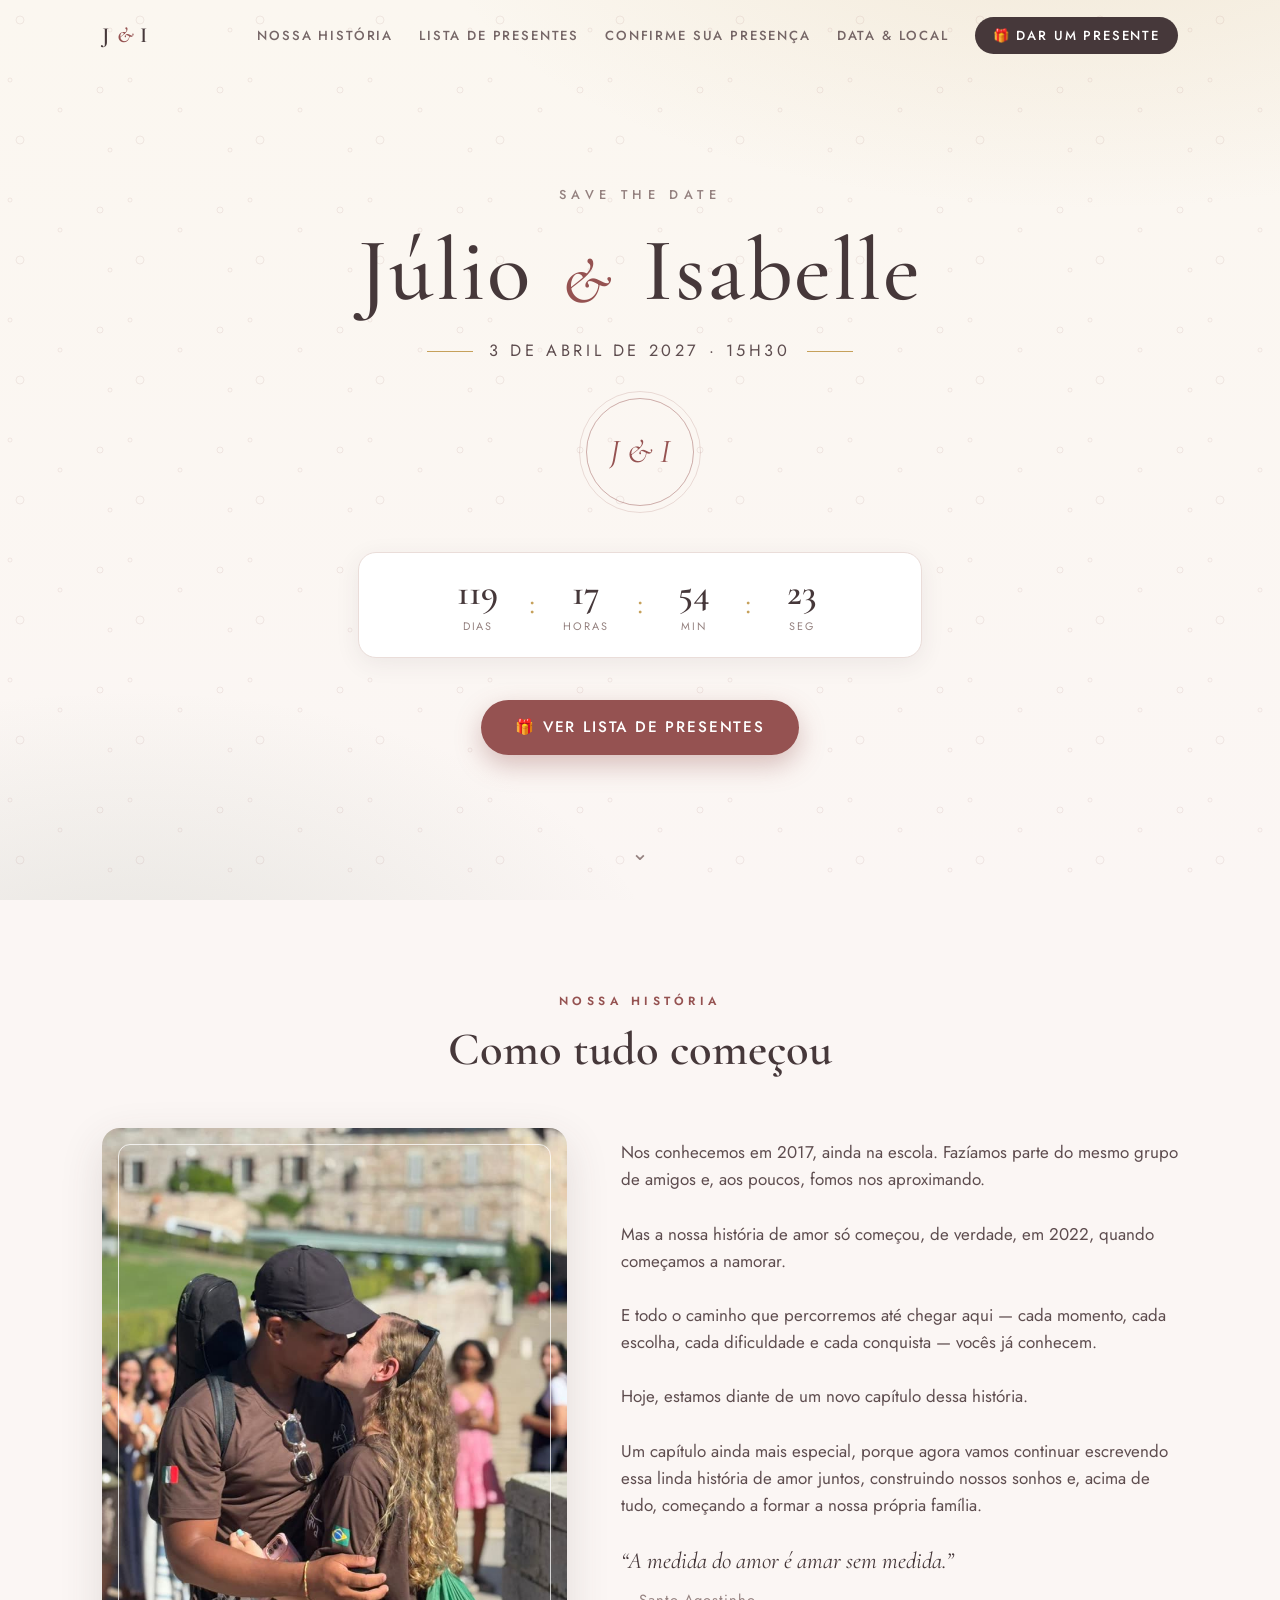
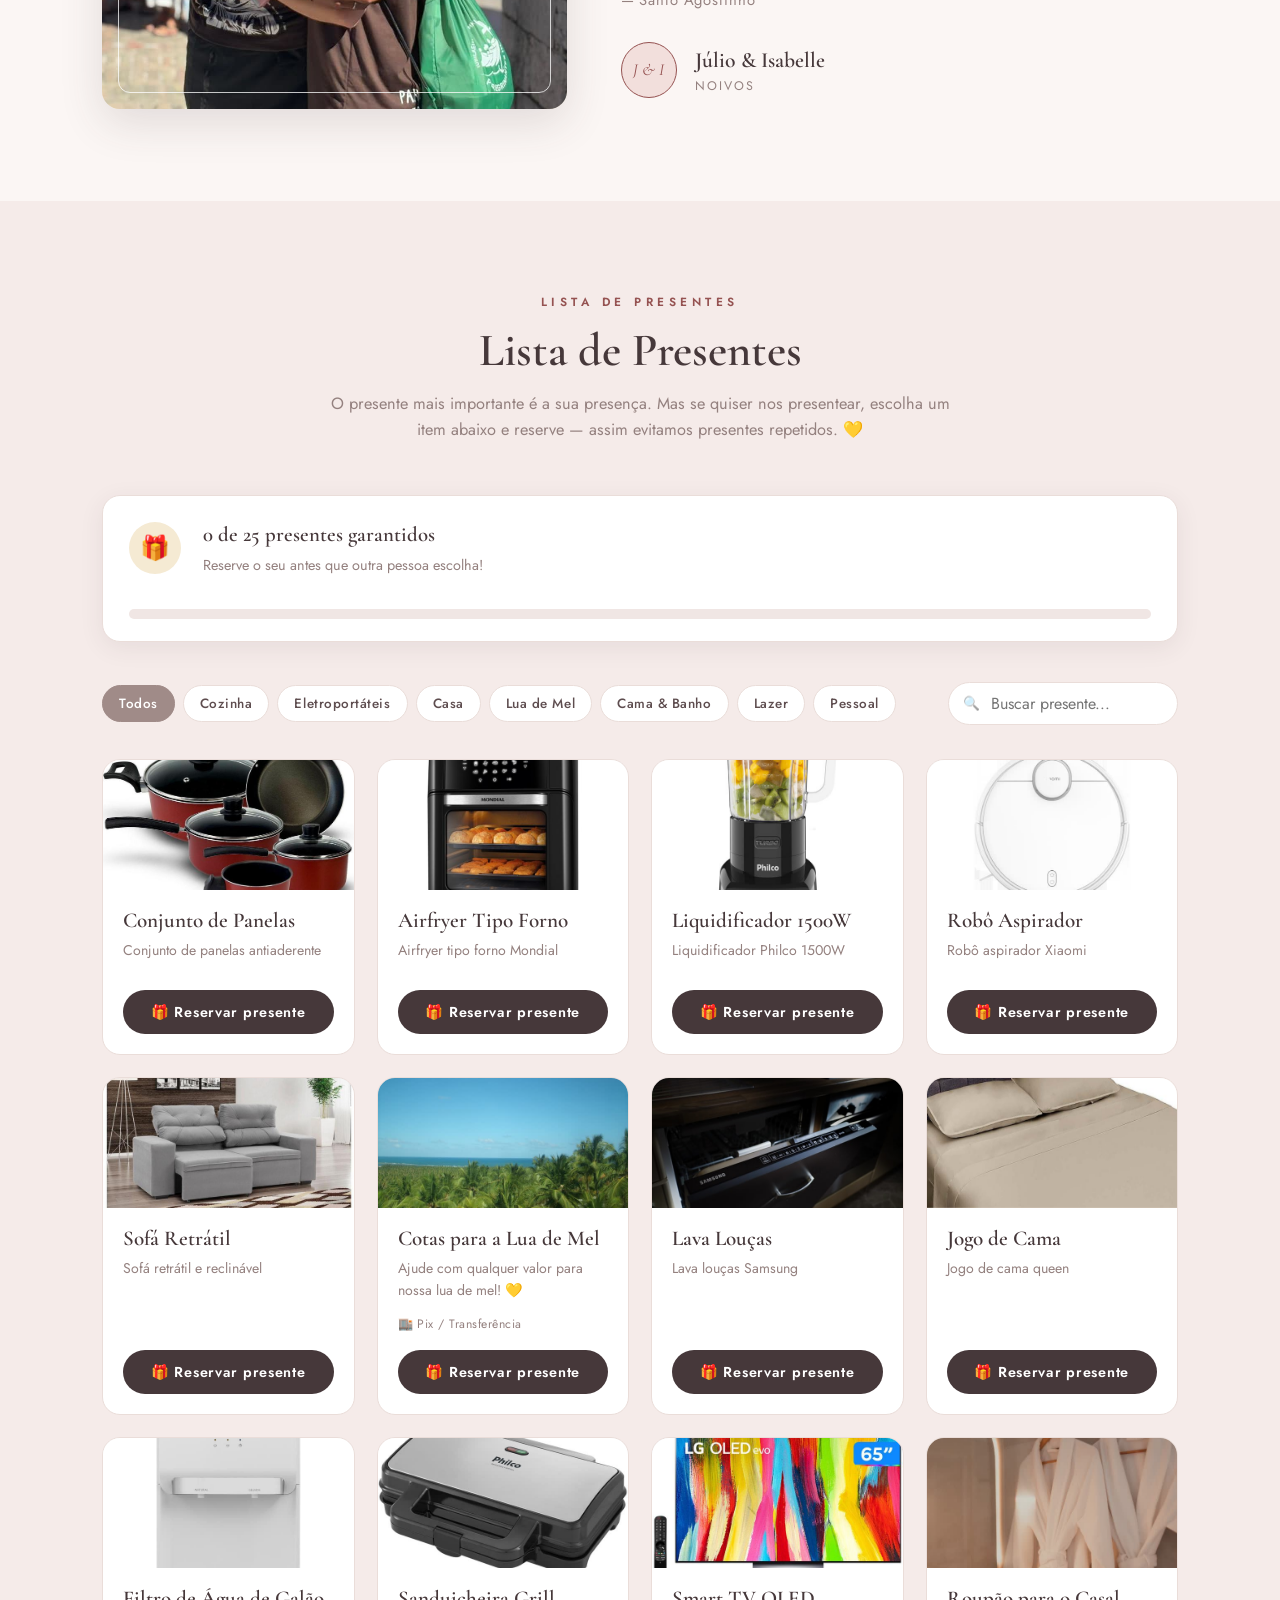
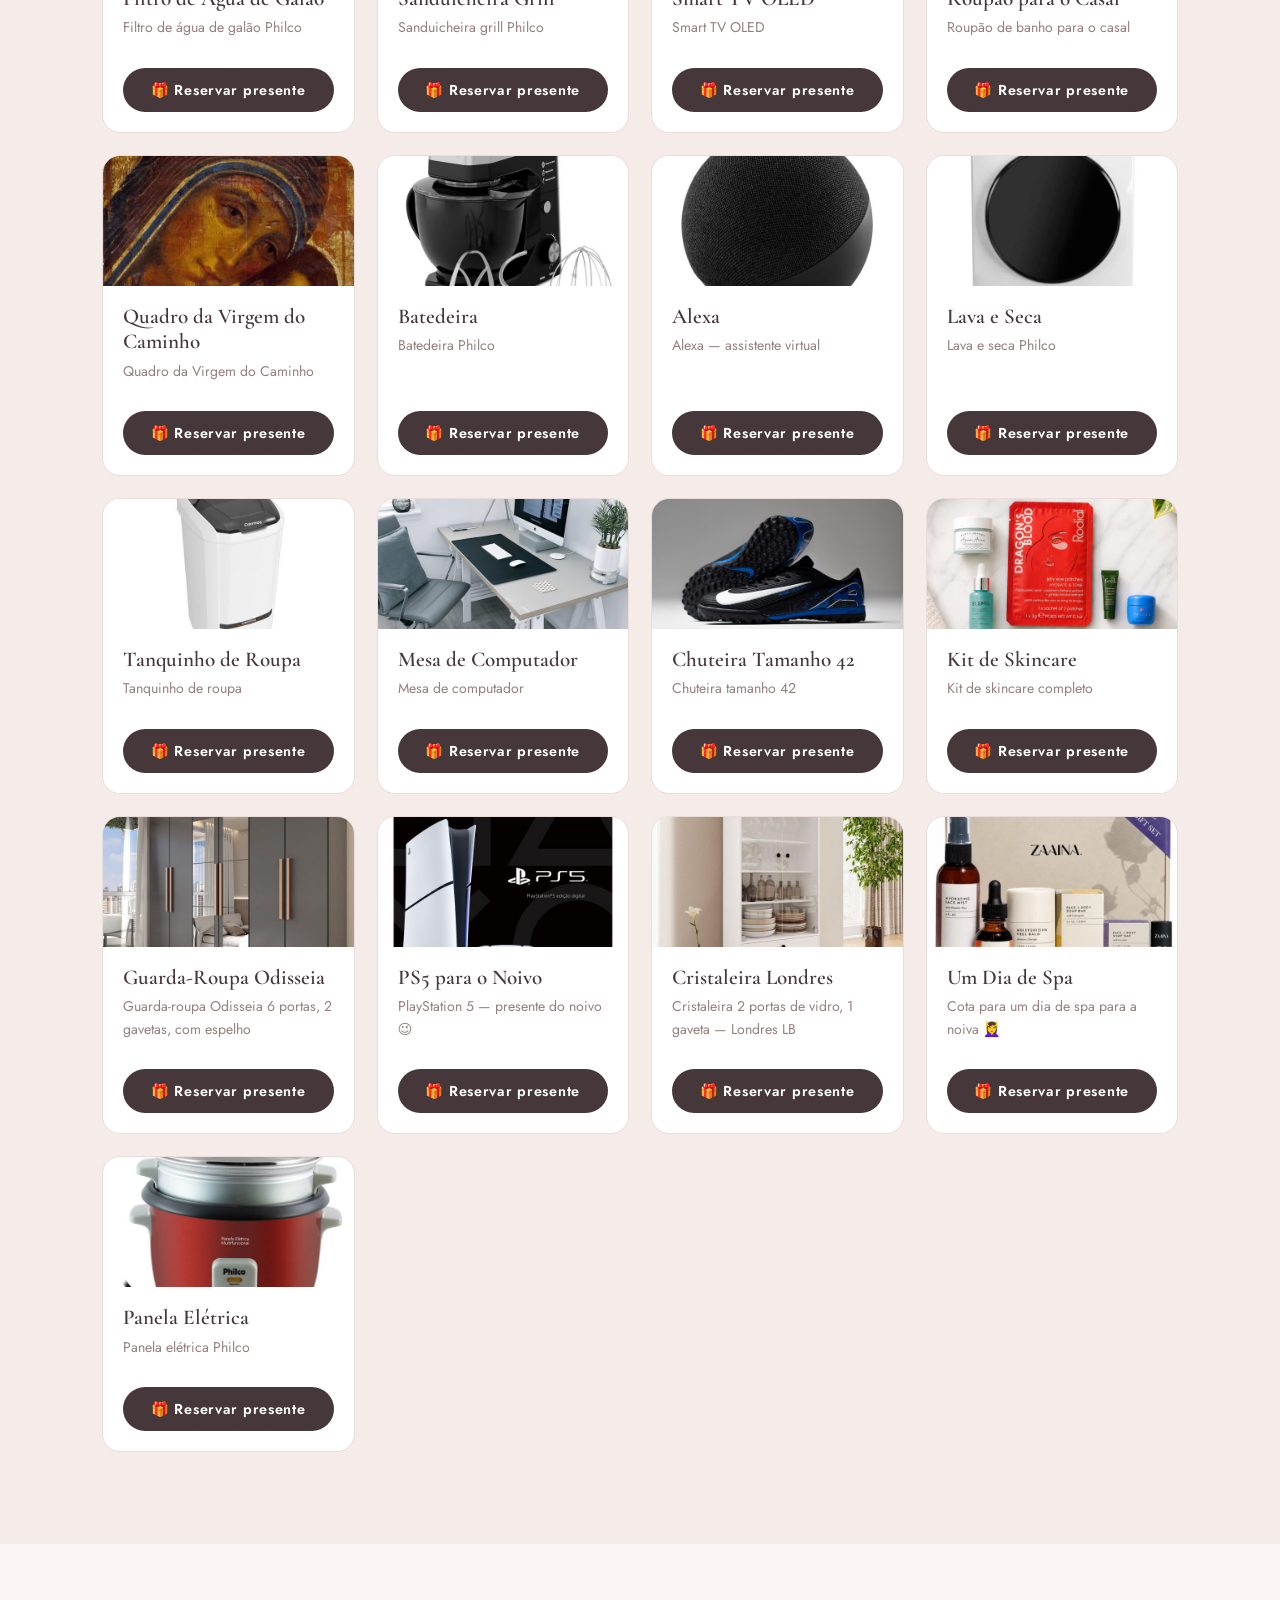
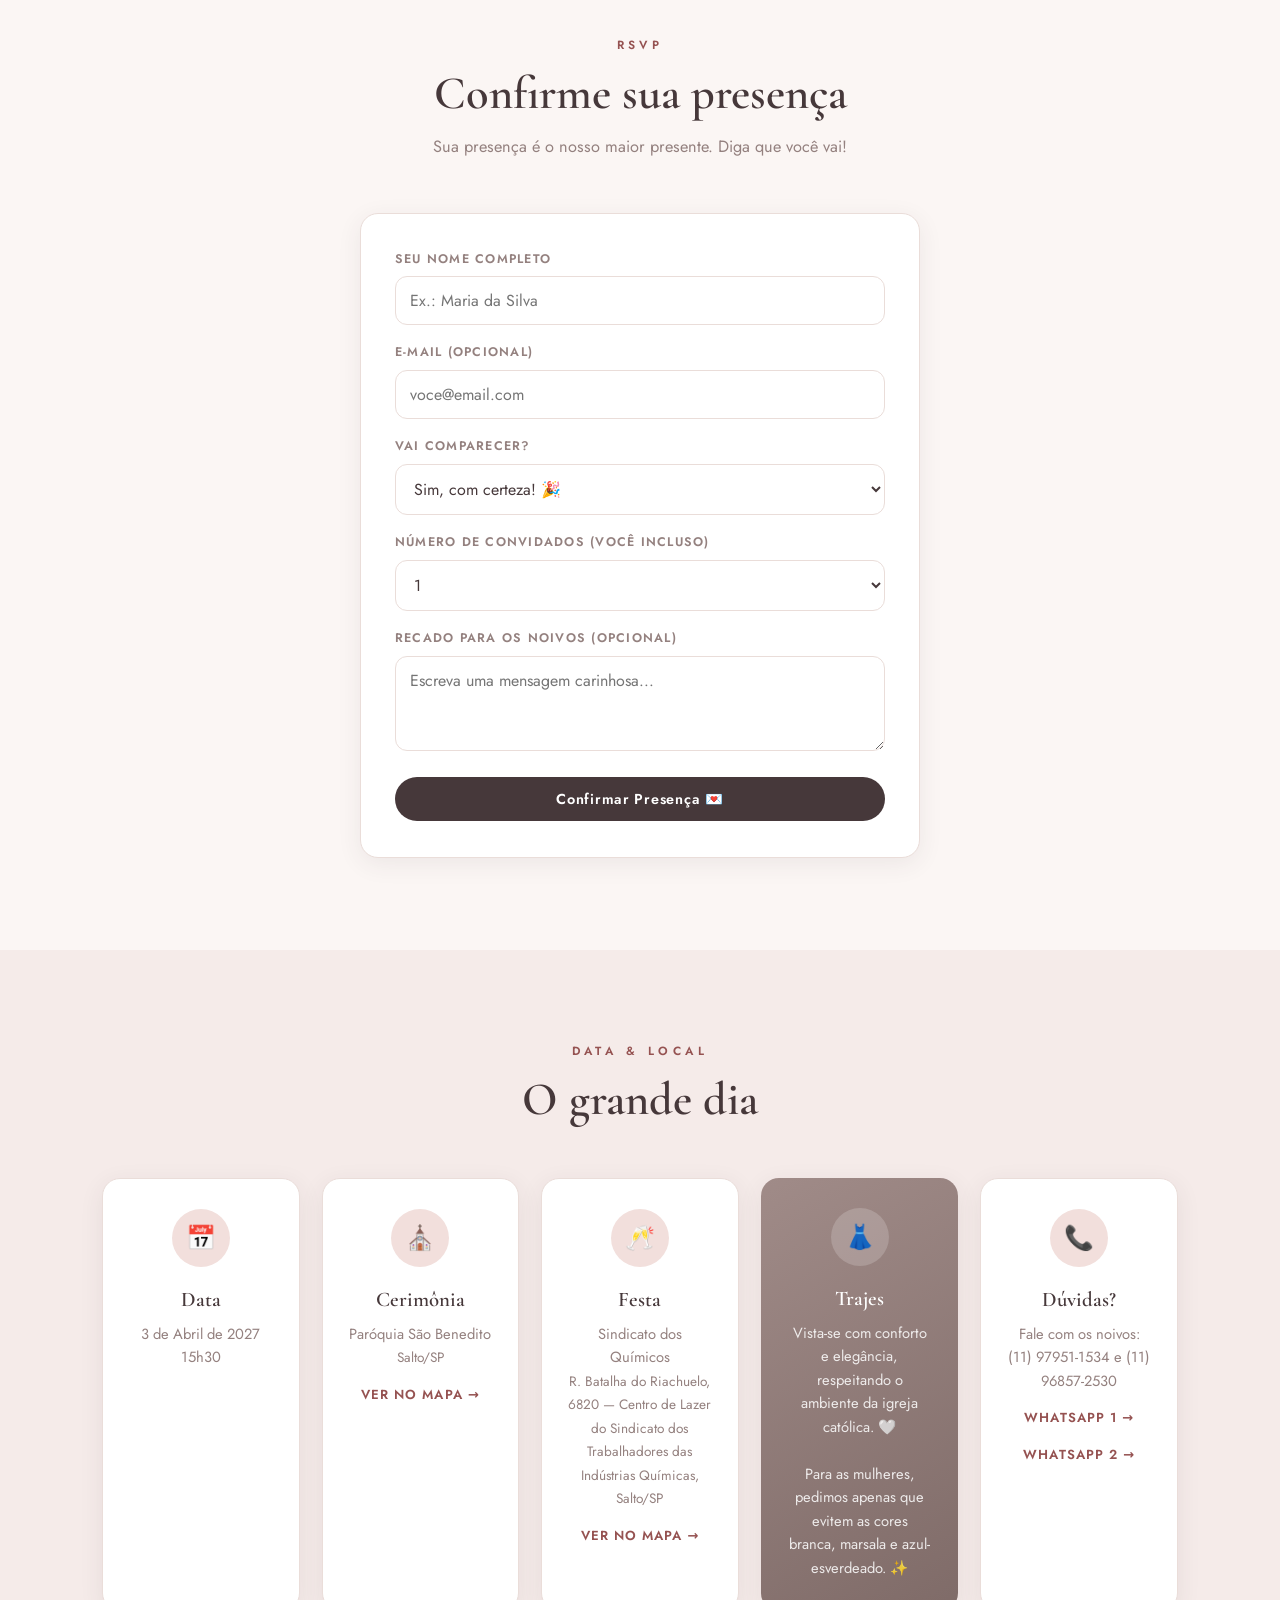
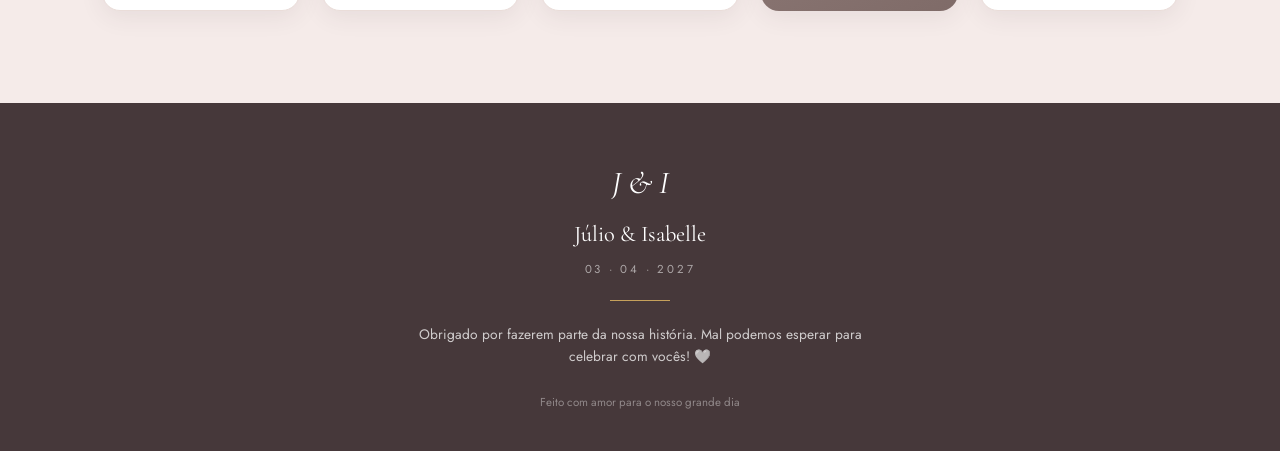
<file: index.html>
<!DOCTYPE html>
<html lang="pt-BR">
<head>
  <meta charset="UTF-8" />
  <meta name="viewport" content="width=device-width, initial-scale=1.0" />
  <title>Júlio &amp; Isabelle — Nosso Casamento</title>
  <meta name="description" content="Site do nosso casamento: lista de presentes, confirmação de presença e todas as informações do grande dia." />
  <link rel="icon" href="data:image/svg+xml,<svg xmlns='http://www.w3.org/2000/svg' viewBox='0 0 100 100'><text y='.9em' font-size='90'>💍</text></svg>" />
  <link rel="preconnect" href="https://fonts.googleapis.com" />
  <link rel="preconnect" href="https://fonts.gstatic.com" crossorigin />
  <link href="https://fonts.googleapis.com/css2?family=Cormorant+Garamond:ital,wght@0,400;0,500;0,600;0,700;1,400;1,500&family=Jost:wght@300;400;500;600&display=swap" rel="stylesheet" />
  <link rel="stylesheet" href="css/style.css" />
</head>
<body>

  <!-- Navbar -->
  <nav class="nav" id="nav">
    <div class="container">
      <a href="#inicio" class="nav-brand"><span id="nav-iniciais">J <span class="amp">&amp;</span> M</span></a>
      <ul class="nav-links" id="nav-links">
        <li><a href="#historia">Nossa História</a></li>
        <li><a href="#presentes">Lista de Presentes</a></li>
        <li><a href="#rsvp">Confirme sua Presença</a></li>
        <li><a href="#local">Data &amp; Local</a></li>
        <li><a href="#presentes" class="nav-cta">🎁 Dar um Presente</a></li>
      </ul>
      <button class="nav-burger" id="nav-burger" aria-label="Menu">☰</button>
    </div>
  </nav>

  <!-- Hero -->
  <header class="hero" id="inicio">
    <div class="hero-inner">
      <p class="hero-save" id="hero-save">Save the Date</p>
      <h1 class="hero-names"><span id="hero-noivo">Júlio</span> <span class="amp">&amp;</span> <span id="hero-noiva">Isabelle</span></h1>
      <div class="hero-date" id="hero-data">3 de Abril de 2027 · 15h30</div>
      <div class="hero-monogram" id="hero-monograma">J &amp; I</div>

      <div class="countdown-wrap">
        <div class="countdown" id="countdown">
          <div class="cd-item"><div class="cd-num" id="cd-dias">--</div><div class="cd-label">Dias</div></div>
          <div class="cd-sep">:</div>
          <div class="cd-item"><div class="cd-num" id="cd-horas">--</div><div class="cd-label">Horas</div></div>
          <div class="cd-sep">:</div>
          <div class="cd-item"><div class="cd-num" id="cd-min">--</div><div class="cd-label">Min</div></div>
          <div class="cd-sep">:</div>
          <div class="cd-item"><div class="cd-num" id="cd-seg">--</div><div class="cd-label">Seg</div></div>
        </div>
      </div>

      <a href="#presentes" class="hero-cta">🎁 Ver Lista de Presentes</a>
    </div>
    <div class="hero-scroll">⌄</div>
  </header>

  <!-- Nossa História -->
  <section class="section" id="historia">
    <div class="container">
      <div class="section-head">
        <div class="kicker">Nossa História</div>
        <h2 class="section-title">Como tudo começou</h2>
      </div>
      <div class="story-grid">
        <div class="story-photo" id="story-photo">
          <div class="story-mono" id="story-mono">J &amp; I</div>
          <div class="frame"></div>
        </div>
        <div class="story-text">
          <p id="historia-texto"></p>
          <blockquote class="story-quote" id="historia-frase"></blockquote>
          <div class="story-quote-author" id="historia-frase-autor"></div>
          <div class="story-signature">
            <div class="mono" id="signature-mono">J &amp; I</div>
            <div>
              <div class="who" id="signature-nomes">Júlio &amp; Isabelle</div>
              <div class="role">Noivos</div>
            </div>
          </div>
        </div>
      </div>
    </div>
  </section>

  <!-- Lista de Presentes -->
  <section class="section section-alt" id="presentes">
    <div class="container">
      <div class="section-head">
        <div class="kicker">Lista de Presentes</div>
        <h2 class="section-title" id="lista-titulo">Lista de Presentes</h2>
        <p class="section-sub" id="lista-subtitulo"></p>
      </div>

      <div class="registry-progress">
        <div class="icon">🎁</div>
        <div class="info">
          <strong id="progresso-texto">0 de 0 presentes garantidos</strong>
          <span id="progresso-detalhe">Reserve o seu antes que outra pessoa escolha!</span>
        </div>
        <div class="registry-bar"><i id="progresso-barra"></i></div>
      </div>

      <div class="registry-toolbar">
        <div class="filter-chips" id="filter-chips"></div>
        <div class="registry-search">
          <input type="text" id="busca" placeholder="Buscar presente..." />
        </div>
      </div>

      <div class="gifts-grid" id="gifts-grid"></div>
      <div class="registry-empty" id="registry-empty" style="display:none;">
        <div class="big">🔍</div>
        <p>Nenhum presente encontrado com esses filtros.</p>
      </div>
    </div>
  </section>

  <!-- RSVP -->
  <section class="section" id="rsvp">
    <div class="container">
      <div class="section-head">
        <div class="kicker">RSVP</div>
        <h2 class="section-title">Confirme sua presença</h2>
        <p class="section-sub">Sua presença é o nosso maior presente. Diga que você vai!</p>
      </div>
      <div class="rsvp-card">
        <form id="rsvp-form">
          <div class="form-group">
            <label for="rsvp-nome">Seu nome completo</label>
            <input type="text" id="rsvp-nome" placeholder="Ex.: Maria da Silva" required />
          </div>
          <div class="form-group">
            <label for="rsvp-email">E-mail (opcional)</label>
            <input type="email" id="rsvp-email" placeholder="voce@email.com" />
          </div>
          <div class="form-group">
            <label for="rsvp-presenca">Vai comparecer?</label>
            <select id="rsvp-presenca">
              <option value="sim">Sim, com certeza! 🎉</option>
              <option value="nao">Não poderei ir, mas estarei torcendo 💛</option>
            </select>
          </div>
          <div class="form-group">
            <label for="rsvp-acompanhantes">Número de convidados (você incluso)</label>
            <select id="rsvp-acompanhantes">
              <option value="1">1</option>
              <option value="2">2</option>
              <option value="3">3</option>
              <option value="4">4</option>
              <option value="5">5+</option>
            </select>
          </div>
          <div class="form-group">
            <label for="rsvp-recado">Recado para os noivos (opcional)</label>
            <textarea id="rsvp-recado" rows="3" placeholder="Escreva uma mensagem carinhosa..."></textarea>
          </div>
          <button type="submit" class="btn btn-livre" style="width:100%;">Confirmar Presença 💌</button>
        </form>
        <div class="rsvp-done" id="rsvp-done" style="display:none;">
          <div class="big">💌</div>
          <h3>Presença confirmada!</h3>
          <p>Obrigado! Contamos com você nesse dia tão especial. Mal podemos esperar! 🤍</p>
        </div>
      </div>
    </div>
  </section>

  <!-- Data & Local -->
  <section class="section section-alt" id="local">
    <div class="container">
      <div class="section-head">
        <div class="kicker">Data &amp; Local</div>
        <h2 class="section-title">O grande dia</h2>
      </div>
      <div class="info-grid">
        <div class="info-card">
          <div class="ico">📅</div>
          <h4>Data</h4>
          <p id="local-data">3 de Abril de 2027<br />15h30</p>
        </div>
        <div class="info-card">
          <div class="ico">⛪</div>
          <h4>Cerimônia</h4>
          <p id="local-nome">Paróquia São Benedito<br /><span id="local-endereco" style="color:var(--muted);font-size:.85rem;">Salto/SP</span></p>
          <a class="link" id="local-mapa" href="#" target="_blank" rel="noopener">Ver no mapa →</a>
        </div>
        <div class="info-card">
          <div class="ico">🥂</div>
          <h4>Festa</h4>
          <p id="festa-nome">Sindicato dos Químicos<br /><span id="festa-endereco" style="color:var(--muted);font-size:.85rem;">Próximo à Kanjiko — Salto/SP</span></p>
          <a class="link" id="festa-mapa" href="#" target="_blank" rel="noopener">Ver no mapa →</a>
        </div>
        <div class="info-card alt">
          <div class="ico">👗</div>
          <h4>Trajes</h4>
          <p>Vista-se com conforto e elegância, respeitando o ambiente da igreja católica. 🤍<br /><br />Para as mulheres, pedimos apenas que evitem as cores branca, marsala e azul-esverdeado. ✨</p>
        </div>
        <div class="info-card">
          <div class="ico">📞</div>
          <h4>Dúvidas?</h4>
          <p id="local-contato">Fale com os noivos pelo WhatsApp</p>
          <a class="link" id="local-whatsapp" href="#" target="_blank" rel="noopener">WhatsApp 1 →</a>
          <br />
          <a class="link" id="local-whatsapp2" href="#" target="_blank" rel="noopener">WhatsApp 2 →</a>
        </div>
      </div>
    </div>
  </section>

  <!-- Footer -->
  <footer class="footer">
    <div class="container">
      <div class="mono" id="footer-mono">J &amp; I</div>
      <div class="names" id="footer-nomes">Júlio &amp; Isabelle</div>
      <div class="date" id="footer-data">03 · 04 · 2027</div>
      <div class="divider"></div>
      <p class="msg">Obrigado por fazerem parte da nossa história. Mal podemos esperar para celebrar com vocês! 🤍</p>
      <p class="made">Feito com amor para o nosso grande dia</p>
    </div>
  </footer>

  <!-- Modal de reserva -->
  <div class="modal-overlay" id="modal">
    <div class="modal">
      <button class="modal-close" id="modal-close" aria-label="Fechar">✕</button>
      <div class="gift-mini">
        <div class="thumb" id="modal-thumb">🎁</div>
        <div>
          <div class="nm" id="modal-nome">Presente</div>
          <div class="pr" id="modal-preco">R$ 0</div>
        </div>
      </div>
      <h3 id="modal-titulo">Reservar presente</h3>
      <p class="lead" id="modal-lead">Preencha seu nome para reservar este presente. Assim, evitamos presentes repetidos!</p>
      <form id="modal-form">
        <div class="form-group">
          <label for="modal-nome-convidado">Seu nome</label>
          <input type="text" id="modal-nome-convidado" placeholder="Ex.: Maria" required autocomplete="name" />
        </div>
        <div class="modal-actions">
          <button type="submit" class="btn btn-livre" id="modal-btn-reservar">🎁 Reservar</button>
          <button type="button" class="btn btn-secondary" id="modal-btn-comprei">✅ Já comprei!</button>
        </div>
      </form>
      <p class="modal-note" id="modal-note">Reservado? Depois você pode marcar como comprado.</p>
    </div>
  </div>

  <!-- Toast -->
  <div class="toast-wrap" id="toast-wrap"></div>

  <canvas id="confetti-canvas"></canvas>

  <script src="js/config.js"></script>
  <script src="js/data.js"></script>
  <script src="js/storage.js"></script>
  <script src="js/app.js"></script>
</body>
</html>
</file>
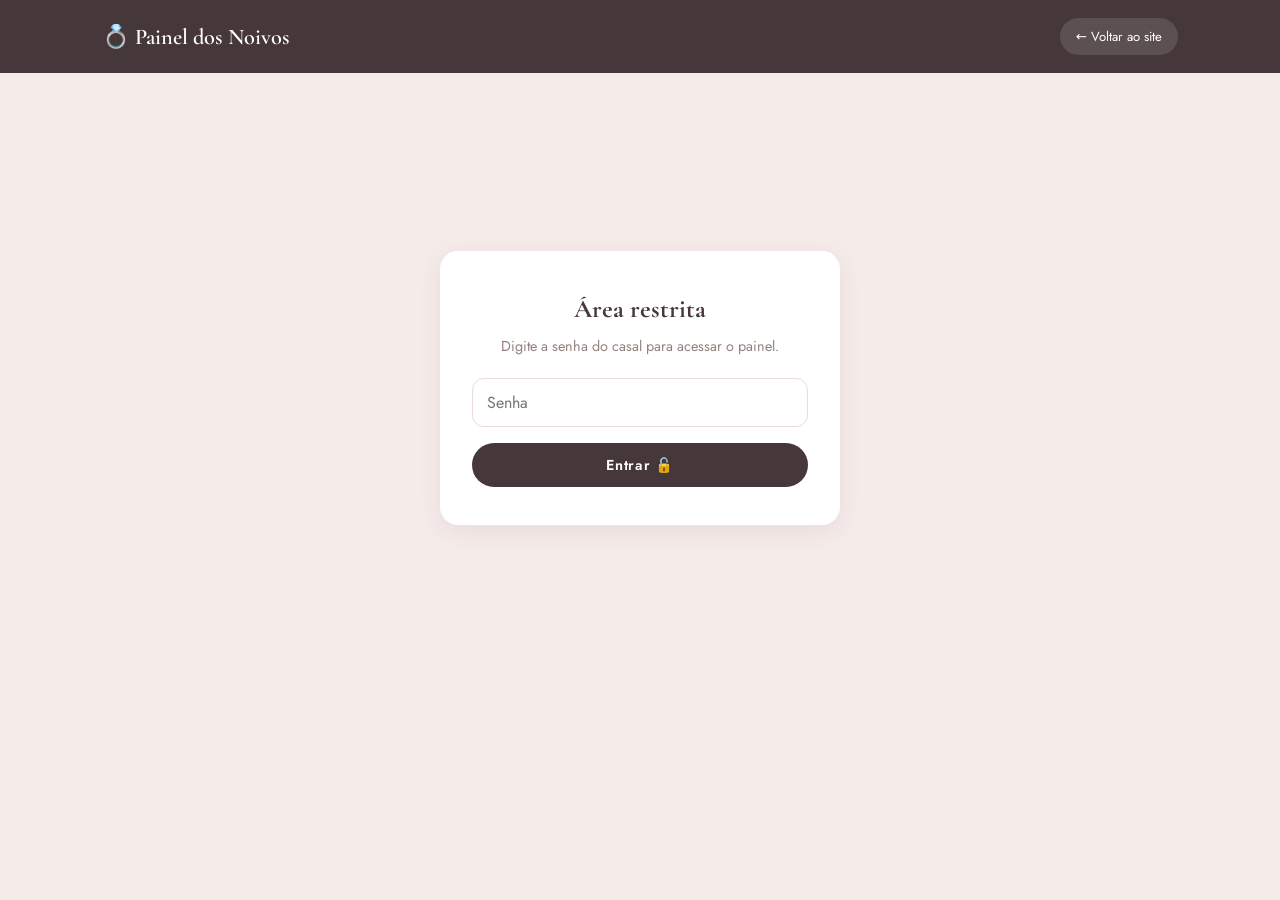
<file: admin.html>
<!DOCTYPE html>
<html lang="pt-BR">
<head>
  <meta charset="UTF-8" />
  <meta name="viewport" content="width=device-width, initial-scale=1.0" />
  <title>Painel dos Noivos — Admin</title>
  <link rel="icon" href="data:image/svg+xml,<svg xmlns='http://www.w3.org/2000/svg' viewBox='0 0 100 100'><text y='.9em' font-size='90'>🔐</text></svg>" />
  <link rel="preconnect" href="https://fonts.googleapis.com" />
  <link rel="preconnect" href="https://fonts.gstatic.com" crossorigin />
  <link href="https://fonts.googleapis.com/css2?family=Cormorant+Garamond:ital,wght@0,400;0,500;0,600;1,400&family=Jost:wght@300;400;500;600&display=swap" rel="stylesheet" />
  <link rel="stylesheet" href="css/style.css" />
</head>
<body class="admin-body">

  <header class="admin-header">
    <div class="container">
      <h1>💍 Painel dos Noivos</h1>
      <a href="index.html" class="back">← Voltar ao site</a>
    </div>
  </header>

  <!-- Tela de senha -->
  <div class="admin-lock" id="lock">
    <div class="card">
      <h2>Área restrita</h2>
      <p>Digite a senha do casal para acessar o painel.</p>
      <form id="lock-form">
        <div class="form-group">
          <input type="password" id="lock-senha" placeholder="Senha" autocomplete="current-password" />
        </div>
        <button type="submit" class="btn btn-livre">Entrar 🔓</button>
      </form>
      <p class="modal-note alert" id="lock-erro" style="display:none;">Senha incorreta. Tente novamente.</p>
    </div>
  </div>

  <!-- Conteúdo do painel -->
  <div class="container" id="painel" style="display:none; padding-bottom: 80px;">
    <div class="admin-stats">
      <div class="stat"><div class="n" id="st-total">0</div><div class="l">Presentes na lista</div></div>
      <div class="stat"><div class="n" id="st-reservados">0</div><div class="l">Reservados</div></div>
      <div class="stat"><div class="n" id="st-comprados">0</div><div class="l">Comprados</div></div>
      <div class="stat"><div class="n" id="st-pendentes">0</div><div class="l">Disponíveis</div></div>
      <div class="stat"><div class="n" id="st-rsvp">0</div><div class="l">Confirmações</div></div>
    </div>

    <div class="admin-actions-bar">
      <button class="btn btn-sm btn-secondary" onclick="AdminJS.exportarCSV()">📥 Exportar CSV</button>
      <button class="btn btn-sm btn-secondary" onclick="AdminJS.adicionarItem()">➕ Adicionar presente</button>
      <button class="btn btn-sm btn-danger" onclick="AdminJS.restaurarDemo()">♻️ Restaurar lista de exemplo</button>
      <button class="btn btn-sm btn-danger" onclick="AdminJS.limparTudo()">🗑️ Zerar reservas e RSVP</button>
    </div>

    <div class="admin-section">
      <div class="sec-head">
        <h3>🎁 Presentes e status</h3>
        <div class="actions">
          <button class="btn btn-sm btn-secondary" onclick="AdminJS.toggleForm()">➕ Novo presente</button>
        </div>
      </div>
      <div class="admin-form" id="admin-form" style="display:none;">
        <div class="form-group"><label>Nome do presente</label><input type="text" id="f-nome" /></div>
        <div class="form-group"><label>Descrição</label><input type="text" id="f-desc" /></div>
        <div class="form-group"><label>Preço (R$)</label><input type="number" id="f-preco" min="0" step="0.01" /></div>
        <div class="form-group"><label>Loja</label><input type="text" id="f-loja" /></div>
        <div class="form-group"><label>Categoria</label>
          <select id="f-cat">
            <option>Cozinha</option><option>Eletroportáteis</option><option>Cama &amp; Banho</option>
            <option>Casa</option><option>Lazer</option><option>Lua de Mel</option><option>Pessoal</option>
          </select>
        </div>
        <div class="form-group"><label>Emoji</label><input type="text" id="f-emoji" maxlength="4" placeholder="🍳" /></div>
        <div class="full" style="display:flex;gap:10px;">
          <button class="btn btn-livre" onclick="AdminJS.salvarNovoItem()">Salvar presente</button>
          <button class="btn btn-secondary" onclick="AdminJS.toggleForm()">Cancelar</button>
        </div>
      </div>
      <div id="tabela-presentes"></div>
    </div>

    <div class="admin-section">
      <div class="sec-head">
        <h3>📝 Reservas e compras</h3>
      </div>
      <div id="tabela-reservas"></div>
    </div>

    <div class="admin-section">
      <div class="sec-head">
        <h3>💌 Confirmações de presença</h3>
      </div>
      <div id="tabela-rsvp"></div>
    </div>
  </div>

  <script src="js/config.js"></script>
  <script src="js/data.js"></script>
  <script src="js/storage.js"></script>
  <script src="js/admin.js"></script>
</body>
</html>
</file>
<file: css/style.css>
/* ============================================================
   Casamento — Design System
   Paleta: creme quente · verde-sálvia · terracota · dourado
   Fontes: Cormorant Garamond (display) + Jost (texto)
   ============================================================ */

:root {
  --bg: #FBF6F4;
  --bg-soft: #F5EBE9;
  --bg-card: #FFFFFF;
  --ink: #46383A;
  --ink-soft: #5E4D4F;
  --muted: #94817F;
  --line: #EADDD9;
  --sage: #A08B88;
  --sage-deep: #7F6B68;
  --sage-soft: #F0E6E4;
  --terra: #955251;        /* MARSALA */
  --terra-deep: #7A403F;
  --terra-soft: #F2DFDC;
  --gold: #C6A15B;
  --gold-soft: #F5EAD3;
  --danger: #B4574E;
  --ok: #7E917C;
  --radius: 18px;
  --shadow: 0 6px 24px rgba(70, 56, 58, .08);
  --shadow-lg: 0 14px 44px rgba(70, 56, 58, .14);
  --font-display: "Cormorant Garamond", Georgia, serif;
  --font-body: "Jost", "Segoe UI", system-ui, sans-serif;
}

* { margin: 0; padding: 0; box-sizing: border-box; }

html { scroll-behavior: smooth; }

body {
  font-family: var(--font-body);
  background: var(--bg);
  color: var(--ink);
  line-height: 1.6;
  -webkit-font-smoothing: antialiased;
}

img { max-width: 100%; display: block; }
a { color: inherit; text-decoration: none; }
button { font-family: inherit; cursor: pointer; }
input, select, textarea { font-family: inherit; font-size: 1rem; }

.container { max-width: 1120px; margin: 0 auto; padding: 0 22px; }

::selection { background: var(--gold-soft); }

/* ---------- Navbar ---------- */
.nav {
  position: fixed; inset: 0 0 auto 0; z-index: 90;
  transition: background .3s, box-shadow .3s, padding .3s;
  padding: 18px 0;
}
.nav.scrolled {
  background: rgba(250, 246, 239, .92);
  backdrop-filter: blur(12px);
  box-shadow: 0 2px 18px rgba(59,52,44,.07);
  padding: 10px 0;
}
.nav .container { display: flex; align-items: center; justify-content: space-between; gap: 18px; }
.nav-brand {
  font-family: var(--font-display);
  font-size: 1.35rem; font-weight: 600; letter-spacing: .06em;
  color: var(--ink);
}
.nav-brand .amp { color: var(--terra); font-style: italic; }
.nav-links { display: flex; align-items: center; gap: 26px; list-style: none; }
.nav-links a {
  font-size: .82rem; letter-spacing: .14em; text-transform: uppercase;
  color: var(--ink-soft); opacity: .85; transition: opacity .2s, color .2s;
  font-weight: 500;
}
.nav-links a:hover { opacity: 1; color: var(--terra); }
.nav-cta {
  background: var(--ink); color: #fff !important; opacity: 1 !important;
  padding: 9px 18px; border-radius: 999px; font-size: .78rem;
  letter-spacing: .1em; transition: background .2s, transform .2s;
}
.nav-cta:hover { background: var(--terra); transform: translateY(-1px); }
.nav-burger { display: none; background: none; border: 0; font-size: 1.5rem; color: var(--ink); }

/* ---------- Hero ---------- */
.hero {
  min-height: 100vh;
  display: flex; align-items: center; justify-content: center;
  text-align: center; position: relative; overflow: hidden;
  background:
    radial-gradient(1100px 500px at 85% -10%, rgba(201,168,106,.18), transparent 60%),
    radial-gradient(900px 500px at 10% 110%, rgba(124,139,121,.16), transparent 60%),
    linear-gradient(180deg, #FBF7F0 0%, var(--bg) 100%);
  padding: 120px 22px 80px;
}
.hero::before {
  content: "";
  position: absolute; inset: 0;
  background-image: url("data:image/svg+xml,%3Csvg xmlns='http://www.w3.org/2000/svg' width='120' height='120' viewBox='0 0 120 120'%3E%3Cg fill='none' stroke='%23955251' stroke-opacity='0.10' stroke-width='1'%3E%3Ccircle cx='20' cy='20' r='4'/%3E%3Ccircle cx='100' cy='90' r='3'/%3E%3Ccircle cx='60' cy='110' r='2'/%3E%3Ccircle cx='10' cy='80' r='2'/%3E%3Ccircle cx='110' cy='30' r='2'/%3E%3C/g%3E%3C/svg%3E");
}
.hero-inner { position: relative; z-index: 2; max-width: 820px; }
.hero-save {
  font-size: .8rem; letter-spacing: .42em; text-transform: uppercase;
  color: var(--muted); margin-bottom: 18px; font-weight: 500;
}
.hero-names {
  font-family: var(--font-display);
  font-size: clamp(3rem, 9vw, 5.6rem);
  font-weight: 500; line-height: 1.05; letter-spacing: .02em;
  color: var(--ink);
}
.hero-names .amp {
  font-style: italic; color: var(--terra);
  font-size: .72em; padding: 0 .12em; vertical-align: middle;
}
.hero-date {
  margin-top: 20px; display: flex; align-items: center; justify-content: center; gap: 16px;
  font-size: 1.02rem; letter-spacing: .22em; text-transform: uppercase; color: var(--ink-soft);
}
.hero-date::before, .hero-date::after {
  content: ""; width: 46px; height: 1px; background: var(--gold);
}
.hero-monogram {
  width: 108px; height: 108px; margin: 34px auto 0;
  border: 1px solid rgba(149,82,81,.45); border-radius: 50%;
  display: flex; align-items: center; justify-content: center;
  font-family: var(--font-display); font-size: 2.1rem; font-style: italic;
  color: var(--terra); position: relative;
}
.hero-monogram::before {
  content: ""; position: absolute; inset: -8px;
  border: 1px solid rgba(149,82,81,.18); border-radius: 50%;
}
.hero-cta {
  margin-top: 42px; display: inline-flex; align-items: center; gap: 10px;
  background: var(--terra); color: #fff; border: 0;
  padding: 15px 34px; border-radius: 999px;
  font-size: .95rem; letter-spacing: .12em; text-transform: uppercase; font-weight: 500;
  box-shadow: 0 10px 26px rgba(149,82,81,.35);
  transition: transform .2s, box-shadow .2s, background .2s;
}
.hero-cta:hover { transform: translateY(-2px); box-shadow: 0 14px 32px rgba(149,82,81,.42); background: var(--terra-deep); }
.hero-scroll {
  position: absolute; bottom: 30px; left: 50%; transform: translateX(-50%);
  color: var(--muted); font-size: 1.3rem; animation: bob 2.2s infinite; z-index: 2;
}
@keyframes bob { 0%,100% { transform: translate(-50%,0); } 50% { transform: translate(-50%,8px); } }

/* ---------- Countdown ---------- */
.countdown-wrap { background: var(--bg-card); border: 1px solid var(--line); border-radius: var(--radius); box-shadow: var(--shadow); margin-top: 46px; padding: 22px 18px; }
.countdown { display: flex; justify-content: center; gap: 14px; }
.cd-item { min-width: 74px; }
.cd-num {
  font-family: var(--font-display); font-size: 2.3rem; font-weight: 600; line-height: 1;
  color: var(--ink);
}
.cd-label { font-size: .68rem; letter-spacing: .18em; text-transform: uppercase; color: var(--muted); margin-top: 6px; }
.cd-sep { font-family: var(--font-display); font-size: 2rem; color: var(--gold); align-self: start; padding-top: 2px; }

/* ---------- Seções ---------- */
.section { padding: 92px 0; }
.section-alt { background: var(--bg-soft); }
.section-head { text-align: center; max-width: 640px; margin: 0 auto 52px; }
.kicker {
  font-size: .74rem; letter-spacing: .38em; text-transform: uppercase;
  color: var(--terra); font-weight: 600; margin-bottom: 12px;
}
.section-title {
  font-family: var(--font-display); font-weight: 600;
  font-size: clamp(2rem, 4.5vw, 2.9rem); color: var(--ink); line-height: 1.15;
}
.section-sub { color: var(--muted); margin-top: 14px; font-size: 1.02rem; }

/* ---------- História ---------- */
.story-grid { display: grid; grid-template-columns: 1fr 1.2fr; gap: 54px; align-items: center; }
.story-photo {
  border-radius: var(--radius); overflow: hidden; position: relative;
  aspect-ratio: 4/5; background: linear-gradient(150deg, var(--sage-soft), var(--gold-soft));
  display: flex; align-items: center; justify-content: center;
  box-shadow: var(--shadow-lg);
}
.story-photo img { width: 100%; height: 100%; object-fit: cover; }
.story-mono {
  font-family: var(--font-display); font-style: italic;
  font-size: clamp(3.4rem, 7vw, 5rem); color: var(--terra);
  letter-spacing: .04em;
}
.story-photo .frame {
  position: absolute; inset: 16px; border: 1px solid rgba(255,255,255,.75); border-radius: 12px; pointer-events: none;
}
.story-text p { color: var(--ink-soft); font-size: 1.06rem; margin-bottom: 18px; white-space: pre-line; }
.story-quote {
  font-family: var(--font-display); font-size: 1.45rem; font-style: italic;
  color: var(--ink); line-height: 1.45; margin: 26px 0 10px;
}
.story-quote-author { color: var(--muted); font-size: .92rem; letter-spacing: .06em; }
.story-signature {
  margin-top: 30px; display: flex; align-items: center; gap: 18px;
}
.story-signature .mono {
  width: 56px; height: 56px; border-radius: 50%;
  background: var(--terra-soft); border: 1px solid var(--terra);
  display: flex; align-items: center; justify-content: center;
  font-family: var(--font-display); font-style: italic; font-size: 1.05rem; color: var(--terra);
}
.story-signature .who { font-family: var(--font-display); font-size: 1.35rem; font-weight: 600; }
.story-signature .role { font-size: .78rem; letter-spacing: .16em; text-transform: uppercase; color: var(--muted); }

/* ---------- Lista de presentes ---------- */
.registry-progress {
  background: var(--bg-card); border: 1px solid var(--line); border-radius: var(--radius);
  padding: 22px 26px; margin-bottom: 40px; box-shadow: var(--shadow);
  display: flex; align-items: center; gap: 22px; flex-wrap: wrap;
}
.registry-progress .icon {
  width: 52px; height: 52px; border-radius: 50%; flex-shrink: 0;
  background: var(--gold-soft); display: flex; align-items: center; justify-content: center; font-size: 1.5rem;
}
.registry-progress .info { flex: 1; min-width: 220px; }
.registry-progress .info strong { font-family: var(--font-display); font-size: 1.3rem; font-weight: 600; display: block; }
.registry-progress .info span { color: var(--muted); font-size: .9rem; }
.registry-bar { height: 10px; background: var(--sage-soft); border-radius: 999px; overflow: hidden; margin-top: 10px; flex-basis: 100%; }
.registry-bar i {
  display: block; height: 100%; width: 0;
  background: linear-gradient(90deg, var(--sage), var(--gold));
  border-radius: 999px; transition: width .8s cubic-bezier(.22,1,.36,1);
}

.registry-toolbar { display: flex; gap: 14px; margin-bottom: 34px; flex-wrap: wrap; align-items: center; }
.filter-chips { display: flex; gap: 8px; flex-wrap: wrap; flex: 1; }
.chip {
  border: 1px solid var(--line); background: var(--bg-card); color: var(--ink-soft);
  padding: 8px 16px; border-radius: 999px; font-size: .84rem; letter-spacing: .04em;
  transition: all .18s; font-weight: 500;
}
.chip:hover { border-color: var(--sage); color: var(--sage-deep); }
.chip.active { background: var(--sage); border-color: var(--sage); color: #fff; }
.registry-search {
  position: relative;
}
.registry-search input {
  border: 1px solid var(--line); background: var(--bg-card); border-radius: 999px;
  padding: 9px 18px 9px 42px; width: 230px; color: var(--ink); outline: none;
  transition: border .2s, box-shadow .2s;
}
.registry-search input:focus { border-color: var(--sage); box-shadow: 0 0 0 3px rgba(124,139,121,.15); }
.registry-search::before {
  content: "🔍"; position: absolute; left: 15px; top: 50%; transform: translateY(-50%);
  font-size: .85rem; opacity: .6;
}

.gifts-grid {
  display: grid; grid-template-columns: repeat(auto-fill, minmax(250px, 1fr)); gap: 22px;
}
.gift-card {
  background: var(--bg-card); border: 1px solid var(--line); border-radius: var(--radius);
  overflow: hidden; display: flex; flex-direction: column;
  transition: transform .22s, box-shadow .22s; position: relative;
}
.gift-card:hover { transform: translateY(-4px); box-shadow: var(--shadow-lg); }
.gift-card.is-disabled { opacity: .92; }
.gift-card.is-disabled:hover { transform: none; box-shadow: var(--shadow); }

.gift-thumb {
  height: 130px; display: flex; align-items: center; justify-content: center;
  font-size: 3.1rem; position: relative; overflow: hidden;
}
.gift-thumb .cat-tag {
  position: absolute; top: 12px; left: 12px;
  background: rgba(255,255,255,.85); backdrop-filter: blur(4px);
  font-size: .66rem; letter-spacing: .1em; text-transform: uppercase;
  padding: 4px 10px; border-radius: 999px; color: var(--ink-soft); font-weight: 600;
}
.gift-status-badge {
  position: absolute; top: 12px; right: 12px;
  display: inline-flex; align-items: center; gap: 5px;
  font-size: .68rem; letter-spacing: .08em; text-transform: uppercase; font-weight: 600;
  padding: 5px 11px; border-radius: 999px; color: #fff;
}
.gift-status-badge .dot { width: 6px; height: 6px; border-radius: 50%; background: currentColor; }
.status-livre { background: linear-gradient(135deg, #A96A67, #8A4F4D); }
.status-reservado { background: linear-gradient(135deg, #D9A65B, #B9832F); }
.status-comprado { background: linear-gradient(135deg, var(--ok), #4F7A5F); }

.gift-body { padding: 18px 20px 20px; display: flex; flex-direction: column; flex: 1; }
.gift-name { font-family: var(--font-display); font-size: 1.32rem; font-weight: 600; line-height: 1.2; }
.gift-desc { color: var(--muted); font-size: .88rem; margin-top: 5px; flex: 1; }
.gift-meta { display: flex; align-items: baseline; justify-content: space-between; gap: 10px; margin-top: 13px; }
.gift-price { font-size: 1.18rem; font-weight: 600; color: var(--ink); }
.gift-price small { font-size: .72rem; color: var(--muted); font-weight: 400; }
.gift-store { font-size: .76rem; color: var(--muted); letter-spacing: .04em; display: inline-flex; align-items: center; gap: 4px; }
.gift-action { margin-top: 16px; }

.btn {
  display: inline-flex; align-items: center; justify-content: center; gap: 8px;
  border: 0; border-radius: 999px; font-weight: 600; letter-spacing: .05em;
  font-size: .9rem; padding: 12px 20px; width: 100%;
  transition: transform .18s, box-shadow .18s, background .18s, opacity .18s;
}
.btn-livre { background: var(--ink); color: #fff; }
.btn-livre:hover { background: var(--terra); transform: translateY(-1px); }
.btn-reservado { background: var(--gold-soft); color: #8A6517; }
.btn-reservado:hover { background: #EAD9B8; }
.btn-comprado {
  background: var(--sage-soft); color: var(--sage-deep); opacity: 1;
  display: flex; align-items: center; justify-content: center; gap: 8px;
}
.btn-comprado .check { width: 20px; height: 20px; border-radius: 50%; background: var(--ok); color: #fff; display: inline-flex; align-items: center; justify-content: center; font-size: .7rem; }
.btn:disabled { opacity: .75; cursor: default; }
.btn-secondary { background: var(--bg-soft); color: var(--ink-soft); border: 1px solid var(--line); }
.btn-secondary:hover { border-color: var(--muted); }

.gift-owner {
  margin-top: 12px; display: flex; align-items: center; gap: 9px;
  background: var(--bg-soft); border-radius: 999px; padding: 7px 14px; font-size: .84rem;
  color: var(--ink-soft);
}
.gift-owner .avatar {
  width: 26px; height: 26px; border-radius: 50%; background: var(--terra);
  color: #fff; display: flex; align-items: center; justify-content: center;
  font-size: .72rem; font-weight: 700; flex-shrink: 0;
}
.gift-owner small { display: block; color: var(--muted); font-size: .7rem; letter-spacing: .06em; text-transform: uppercase; }

.registry-empty { text-align: center; padding: 60px 20px; color: var(--muted); }
.registry-empty .big { font-size: 2.6rem; margin-bottom: 10px; }

/* ---------- Modal ---------- */
.modal-overlay {
  position: fixed; inset: 0; z-index: 200; display: none;
  align-items: flex-end; justify-content: center;
  background: rgba(59,52,44,.5); backdrop-filter: blur(4px);
  padding: 20px;
}
.modal-overlay.open { display: flex; }
.modal {
  background: var(--bg-card); border-radius: 22px; max-width: 460px; width: 100%;
  padding: 30px 28px; position: relative;
  box-shadow: var(--shadow-lg);
  animation: modalIn .3s cubic-bezier(.22,1,.36,1);
}
@keyframes modalIn { from { transform: translateY(26px); opacity: 0; } to { transform: none; opacity: 1; } }
.modal-close {
  position: absolute; top: 14px; right: 14px; background: none; border: 0;
  font-size: 1.2rem; color: var(--muted); width: 36px; height: 36px; border-radius: 50%;
  display: flex; align-items: center; justify-content: center; transition: background .2s;
}
.modal-close:hover { background: var(--bg-soft); }
.modal .gift-mini { display: flex; align-items: center; gap: 14px; margin-bottom: 18px; }
.modal .gift-mini .thumb {
  width: 58px; height: 58px; border-radius: 14px; font-size: 1.6rem;
  display: flex; align-items: center; justify-content: center; flex-shrink: 0;
}
.modal .gift-mini .nm { font-family: var(--font-display); font-size: 1.35rem; font-weight: 600; line-height: 1.15; }
.modal .gift-mini .pr { color: var(--terra); font-weight: 600; font-size: .95rem; }
.modal h3 { font-family: var(--font-display); font-size: 1.6rem; font-weight: 600; margin-bottom: 6px; }
.modal p.lead { color: var(--muted); font-size: .92rem; margin-bottom: 18px; }
.form-group { margin-bottom: 16px; }
.form-group label { display: block; font-size: .78rem; letter-spacing: .1em; text-transform: uppercase; color: var(--muted); font-weight: 600; margin-bottom: 7px; }
.form-group input, .form-group select, .form-group textarea {
  width: 100%; border: 1px solid var(--line); border-radius: 12px;
  padding: 12px 14px; color: var(--ink); background: #fff; outline: none;
  transition: border .2s, box-shadow .2s;
}
.form-group input:focus, .form-group select:focus, .form-group textarea:focus {
  border-color: var(--sage); box-shadow: 0 0 0 3px rgba(124,139,121,.14);
}
.modal-actions { display: flex; gap: 10px; margin-top: 22px; flex-wrap: wrap; }
.modal-actions .btn { flex: 1; min-width: 130px; }
.modal-note { font-size: .78rem; color: var(--muted); margin-top: 14px; text-align: center; }
.modal-note.alert { color: var(--danger); }

/* ---------- RSVP ---------- */
.rsvp-card {
  max-width: 560px; margin: 0 auto;
  background: var(--bg-card); border: 1px solid var(--line); border-radius: var(--radius);
  padding: 36px 34px; box-shadow: var(--shadow);
}
.rsvp-card .form-group { margin-bottom: 18px; }
.rsvp-done {
  text-align: center; padding: 30px 10px;
}
.rsvp-done .big { font-size: 3rem; margin-bottom: 12px; }
.rsvp-done h3 { font-family: var(--font-display); font-size: 1.7rem; margin-bottom: 8px; }
.rsvp-done p { color: var(--muted); }

/* ---------- Local / Data ---------- */
.info-grid { display: grid; grid-template-columns: repeat(5, 1fr); gap: 22px; }
.info-card {
  background: var(--bg-card); border: 1px solid var(--line); border-radius: var(--radius);
  padding: 30px 26px; text-align: center; box-shadow: var(--shadow);
  transition: transform .2s;
}
.info-card:hover { transform: translateY(-3px); }
.info-card .ico {
  width: 58px; height: 58px; margin: 0 auto 16px; border-radius: 50%;
  background: var(--terra-soft); display: flex; align-items: center; justify-content: center; font-size: 1.5rem;
}
.info-card h4 { font-family: var(--font-display); font-size: 1.3rem; font-weight: 600; margin-bottom: 6px; }
.info-card p { color: var(--muted); font-size: .92rem; }
.info-card .link { display: inline-block; margin-top: 14px; font-size: .82rem; font-weight: 600; letter-spacing: .08em; text-transform: uppercase; color: var(--terra); border-bottom: 1px solid transparent; transition: border .2s; }
.info-card .link:hover { border-color: var(--terra); }
.info-card.alt { background: linear-gradient(150deg, var(--sage), var(--sage-deep)); border: 0; color: #fff; }
.info-card.alt h4 { color: #fff; }
.info-card.alt p { color: rgba(255,255,255,.85); }
.info-card.alt .ico { background: rgba(255,255,255,.18); }
.info-card.alt .link { color: #fff; }

/* ---------- Toast ---------- */
.toast-wrap { position: fixed; bottom: 26px; left: 50%; transform: translateX(-50%); z-index: 300; display: flex; flex-direction: column; gap: 10px; align-items: center; pointer-events: none; }
.toast {
  background: var(--ink); color: #fff; padding: 13px 22px; border-radius: 999px;
  font-size: .92rem; box-shadow: var(--shadow-lg); display: flex; align-items: center; gap: 9px;
  animation: toastIn .35s cubic-bezier(.22,1,.36,1);
  max-width: min(92vw, 460px);
}
.toast.success { background: var(--ok); }
.toast.error { background: var(--danger); }
@keyframes toastIn { from { transform: translateY(16px); opacity: 0; } to { transform: none; opacity: 1; } }
.toast.bye { opacity: 0; transition: opacity .35s; }

/* ---------- Confete ---------- */
#confetti-canvas { position: fixed; inset: 0; z-index: 400; pointer-events: none; }

/* ---------- Footer ---------- */
.footer { background: var(--ink); color: rgba(255,255,255,.75); padding: 54px 0 40px; text-align: center; }
.footer .mono {
  font-family: var(--font-display); font-style: italic; font-size: 2rem; color: #fff;
}
.footer .names { font-family: var(--font-display); font-size: 1.4rem; color: #fff; margin-top: 8px; }
.footer .date { letter-spacing: .24em; text-transform: uppercase; font-size: .72rem; color: rgba(255,255,255,.55); margin-top: 8px; }
.footer .divider { width: 60px; height: 1px; background: var(--gold); margin: 22px auto; }
.footer .msg { font-size: .86rem; max-width: 460px; margin: 0 auto; }
.footer .made { margin-top: 26px; font-size: .72rem; color: rgba(255,255,255,.4); }

/* ---------- Admin ---------- */
.admin-body { background: var(--bg-soft); }
.admin-header {
  background: var(--ink); color: #fff; padding: 18px 0;
}
.admin-header .container { display: flex; align-items: center; justify-content: space-between; gap: 14px; flex-wrap: wrap; }
.admin-header h1 { font-family: var(--font-display); font-weight: 600; font-size: 1.4rem; }
.admin-header .back { background: rgba(255,255,255,.12); color: #fff; border: 0; padding: 8px 16px; border-radius: 999px; font-size: .82rem; transition: background .2s; }
.admin-header .back:hover { background: rgba(255,255,255,.22); }
.admin-lock { min-height: 70vh; display: flex; align-items: center; justify-content: center; padding: 40px 22px; }
.admin-lock .card { background: var(--bg-card); border-radius: var(--radius); padding: 38px 32px; box-shadow: var(--shadow); max-width: 400px; width: 100%; text-align: center; }
.admin-lock .card h2 { font-family: var(--font-display); font-size: 1.6rem; margin-bottom: 6px; }
.admin-lock .card p { color: var(--muted); font-size: .9rem; margin-bottom: 20px; }
.admin-stats { display: grid; grid-template-columns: repeat(auto-fit, minmax(150px, 1fr)); gap: 16px; margin: 28px 0; }
.stat {
  background: var(--bg-card); border: 1px solid var(--line); border-radius: 14px; padding: 18px 20px; box-shadow: var(--shadow);
}
.stat .n { font-family: var(--font-display); font-size: 2rem; font-weight: 600; line-height: 1; }
.stat .l { font-size: .74rem; letter-spacing: .12em; text-transform: uppercase; color: var(--muted); margin-top: 6px; }
.admin-section { background: var(--bg-card); border: 1px solid var(--line); border-radius: var(--radius); box-shadow: var(--shadow); margin-bottom: 26px; overflow: hidden; }
.admin-section .sec-head { padding: 18px 24px; border-bottom: 1px solid var(--line); display: flex; align-items: center; justify-content: space-between; gap: 12px; flex-wrap: wrap; }
.admin-section .sec-head h3 { font-family: var(--font-display); font-size: 1.35rem; font-weight: 600; }
.admin-section .sec-head .actions { display: flex; gap: 8px; flex-wrap: wrap; }
.admin-table { width: 100%; border-collapse: collapse; }
.admin-table th {
  text-align: left; font-size: .7rem; letter-spacing: .12em; text-transform: uppercase;
  color: var(--muted); padding: 12px 18px; border-bottom: 1px solid var(--line); background: var(--bg-soft);
}
.admin-table td { padding: 12px 18px; border-bottom: 1px solid var(--line); font-size: .92rem; vertical-align: middle; }
.admin-table tr:last-child td { border-bottom: 0; }
.admin-table .gift-cell { display: flex; align-items: center; gap: 11px; }
.admin-table .thumb { width: 40px; height: 40px; border-radius: 10px; display: flex; align-items: center; justify-content: center; font-size: 1.2rem; flex-shrink: 0; }
.admin-table select {
  border: 1px solid var(--line); border-radius: 10px; padding: 7px 10px; background: #fff; color: var(--ink);
}
.admin-tag { font-size: .72rem; padding: 4px 10px; border-radius: 999px; font-weight: 600; letter-spacing: .04em; }
.admin-tag.livre { background: var(--sage-soft); color: var(--sage-deep); }
.admin-tag.reservado { background: var(--gold-soft); color: #8A6517; }
.admin-tag.comprado { background: var(--terra-soft); color: var(--terra-deep); }
.admin-empty { padding: 40px; text-align: center; color: var(--muted); }
.btn-sm { padding: 8px 14px; font-size: .8rem; width: auto; border-radius: 999px; }
.btn-sm.btn-danger { background: var(--danger); color: #fff; }
.btn-sm:hover { transform: translateY(-1px); }
.admin-form { padding: 22px 24px; display: grid; grid-template-columns: repeat(auto-fit, minmax(200px, 1fr)); gap: 14px; }
.admin-form .full { grid-column: 1 / -1; }
.admin-form .btn { width: auto; padding: 12px 24px; }
.admin-actions-bar { display: flex; gap: 10px; flex-wrap: wrap; margin: 0 0 26px; }
.admin-actions-bar .btn { width: auto; }

/* ---------- Responsivo ---------- */
@media (max-width: 860px) {
  .info-grid { grid-template-columns: repeat(auto-fit, minmax(200px, 1fr)); }
  .nav-links {
    position: fixed; top: 0; right: -280px; width: 280px; height: 100vh;
    background: var(--bg-card); flex-direction: column; align-items: flex-start;
    padding: 90px 34px; gap: 22px; box-shadow: var(--shadow-lg);
    transition: right .3s cubic-bezier(.22,1,.36,1); z-index: 95;
  }
  .nav-links.open { right: 0; }
  .nav-burger { display: block; z-index: 96; position: relative; }
  .nav-cta { margin-top: 8px; }
  .story-grid { grid-template-columns: 1fr; gap: 34px; }
  .registry-search input { width: 100%; }
  .registry-search { flex: 1; min-width: 200px; }
  .countdown { gap: 6px; }
  .cd-item { min-width: 60px; }
  .cd-num { font-size: 1.8rem; }
  .modal { padding: 26px 20px; }
}
@media (max-width: 520px) {
  .section { padding: 68px 0; }
  .hero-date { font-size: .82rem; letter-spacing: .16em; flex-wrap: wrap; }
  .gifts-grid { grid-template-columns: 1fr; }
  .admin-table { font-size: .82rem; }
  .admin-table td, .admin-table th { padding: 10px 12px; }
}
</file>
